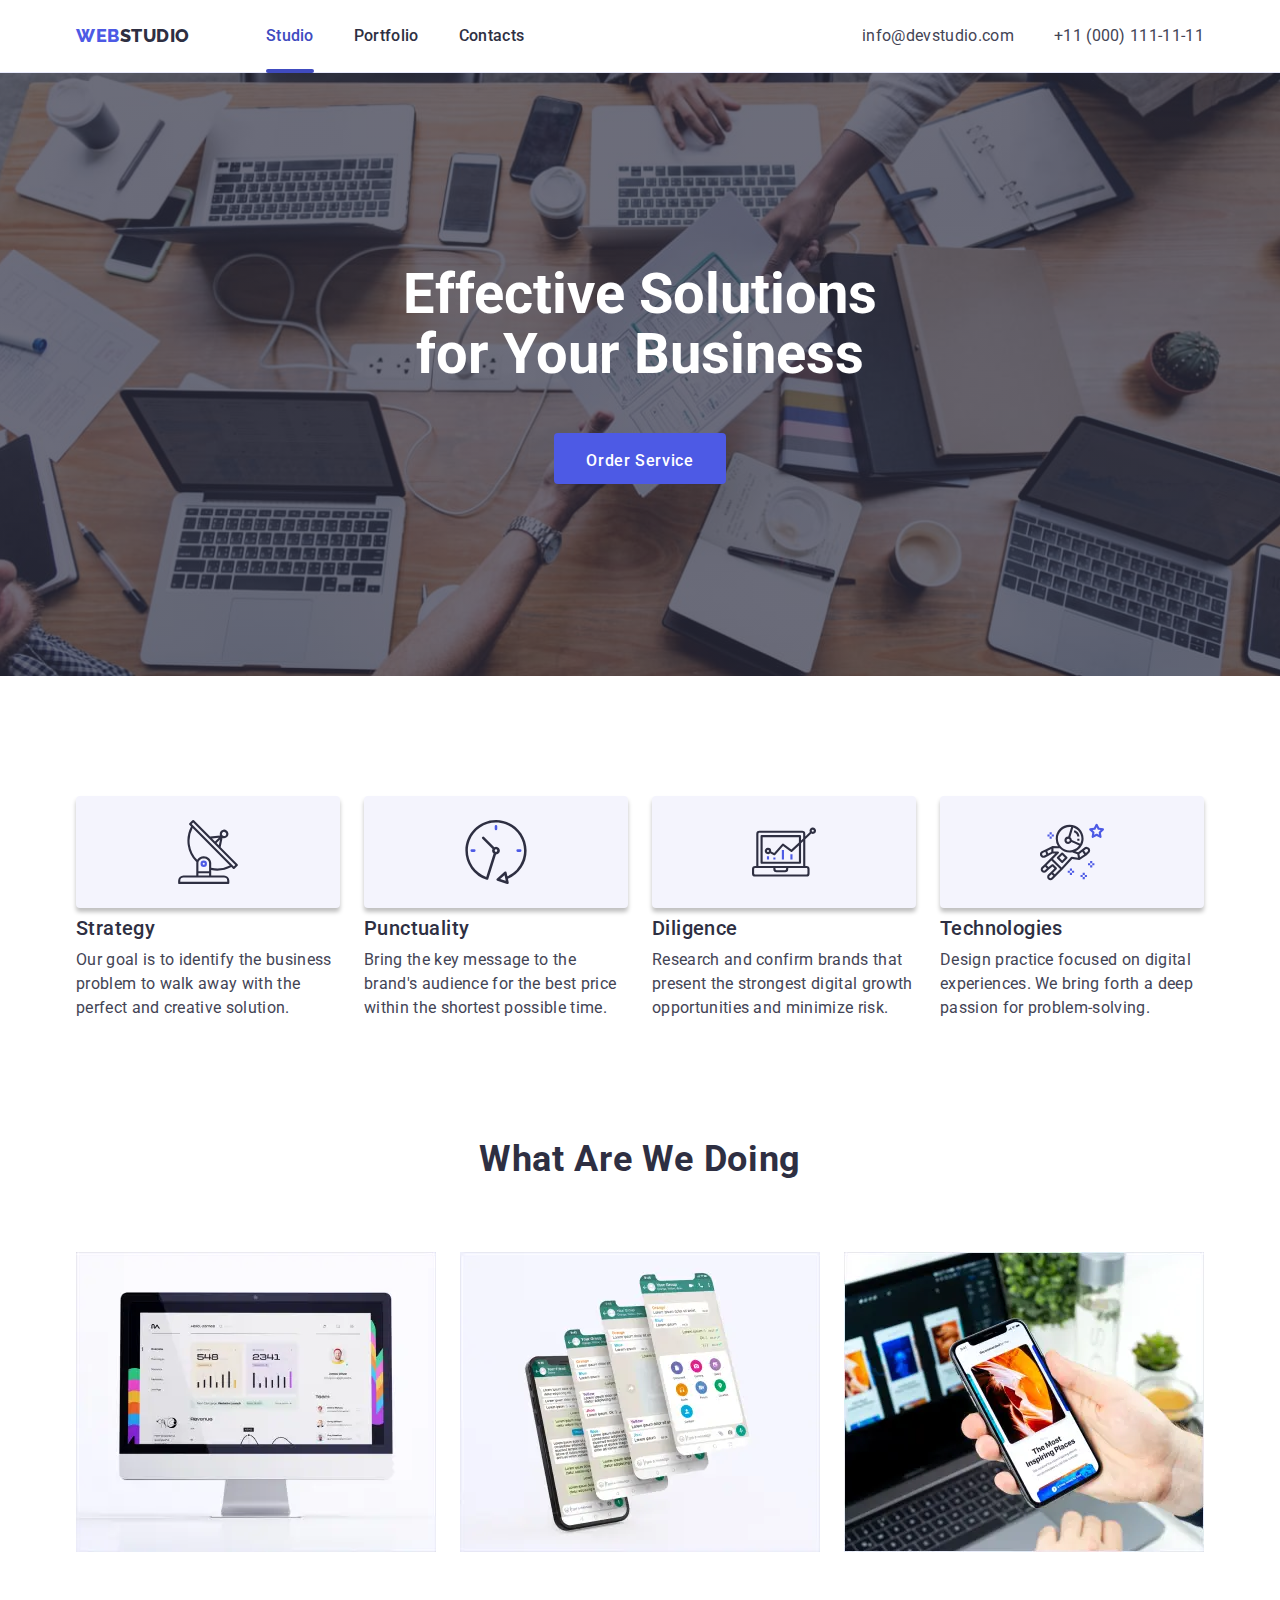
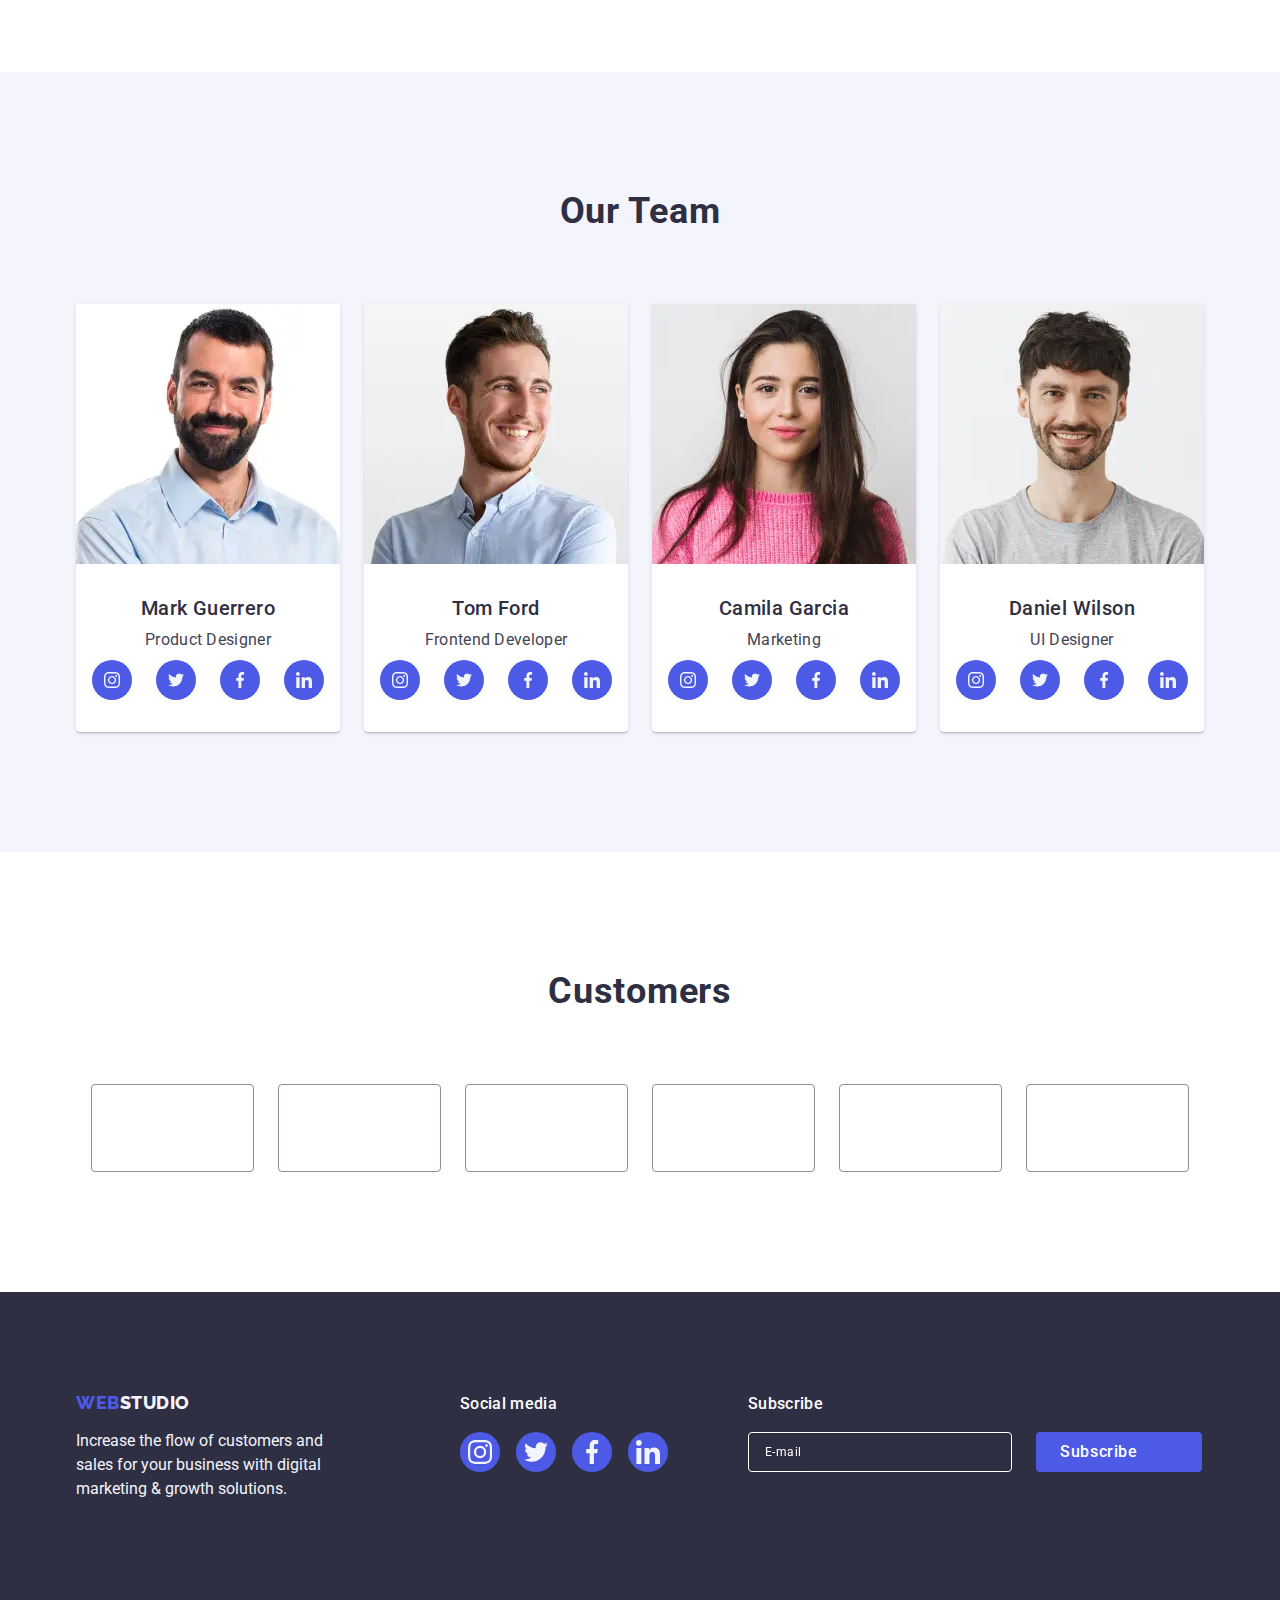
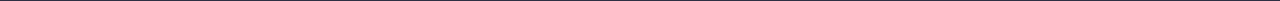
<file: index.html>
<!DOCTYPE html>
<html lang="en">
  <head>
    <meta charset="UTF-8" />
    <meta http-equiv="X-UA-Compatible" content="IE=edge" />
    <meta name="viewport" content="width=device-width, initial-scale=1.0" />
    <title>WebStudio</title>
    <link rel="preconnect" href="https://fonts.googleapis.com" />
    <link rel="preconnect" href="https://fonts.gstatic.com" crossorigin />
    <link
      href="https://fonts.googleapis.com/css2?family=Raleway:wght@800&family=Roboto:wght@400;500&display=swap"
      rel="stylesheet"
    />
    <link
      rel="stylesheet"
      href="https://cdnjs.cloudflare.com/ajax/libs/modern-normalize/1.1.0/modern-normalize.min.css"
    />
    <link rel="stylesheet" href="./css/styles.css" />
  </head>
  <body class="page">
    <header class="page-header">
      <div class="container page-header-container">
        <nav class="page-navigation">
          <a href="./index.html" class="logo link"> Web<span>Studio</span></a>

          <ul class="site-nav list">
            <li class="menu-link">
              <a href="./index.html" class="site-nav-link current-page link"
                >Studio</a
              >
            </li>
            <li class="menu-link">
              <a href="./portfolio.html" class="site-nav-link link"
                >Portfolio</a
              >
            </li>
            <li class="menu-link">
              <a href="" class="site-nav-link link">Contacts</a>
            </li>
          </ul>
        </nav>

        <address class="adress">
          <ul class="auth-nav list">
            <li>
              <a
                href="mailto:info@devstudio.com"
                class="link contact-adress contact-adress-mobile"
                >info@devstudio.com</a
              >
            </li>
            <li>
              <a href="tel:+110001111111" class="link contact-adress"
                >+11 (000) 111-11-11</a
              >
            </li>
          </ul>
        </address>
        <button type="button" class="mobile-menu-open-btn js-open-menu">
          <svg class="mobile-menu-btn-icon" width="32" height="22">
            <use href="./images/icons.svg#icon-mobile-menu"></use>
          </svg>
        </button>
      </div>
      <div class="mobile-menu js-menu-container">
        <div class="container mobile-menu-container">
          <button type="button" class="mobile-menu-close-btn js-close-menu">
            <svg class="mobile-menu-close-icon" width="8" height="8">
              <use href="./images/icons.svg#icon-close"></use>
            </svg>
          </button>
          <div class="mobile-link-menu-container">
            <ul class="site-nav-mobile-menu list">
              <li class="mobile-menu-link current-page">
                <a href="./index.html" class="mobile-nav-link current-page link"
                  >Studio</a
                >
              </li>
              <li class="mobile-menu-link">
                <a href="./portfolio.html" class="mobile-nav-link link"
                  >Portfolio</a
                >
              </li>
              <li class="mobile-menu-link">
                <a href="" class="mobile-nav-link link">Contacts</a>
              </li>
            </ul>
          </div>

          <div class="mobile-adress-menu-container">
            <address class="adress-mobile-menu">
              <ul class="mobile-auth-nav list">
                <li class="mobile-phone-item">
                  <a
                    href="tel:+110001111111"
                    class="link mobile-contact-adress-tel"
                    >+11 (000) 111-11-11</a
                  >
                </li>
                <li class="mobile-mail-item">
                  <a
                    href="mailto:info@devstudio.com"
                    class="link mobile-contact-adress-mail"
                    >info@devstudio.com</a
                  >
                </li>
              </ul>
            </address>
            <ul class="mobile-social-list list">
              <li class="social-list-item">
                <a href="" class="social-list-link social-list-link-footer">
                  <svg class="social-list-icon" width="24" height="24">
                    <use href="./images/icons.svg#icon-instagram"></use>
                  </svg>
                </a>
              </li>
              <li class="social-list-item">
                <a href="" class="social-list-link social-list-link-footer">
                  <svg class="social-list-icon" width="24" height="24">
                    <use href="./images/icons.svg#icon-twitter"></use>
                  </svg>
                </a>
              </li>
              <li class="social-list-item">
                <a href="" class="social-list-link social-list-link-footer">
                  <svg class="social-list-icon" width="24" height="24">
                    <use href="./images/icons.svg#icon-facebook"></use>
                  </svg>
                </a>
              </li>
              <li class="social-list-item">
                <a href="" class="social-list-link social-list-link-footer">
                  <svg class="social-list-icon" width="24" height="24">
                    <use href="./images/icons.svg#icon-linkedin"></use>
                  </svg>
                </a>
              </li>
            </ul>
          </div>
        </div>
      </div>
    </header>
    <main>
      <section class="header">
        <div class="container header-container">
          <h1 class="header-title">Effective Solutions for Your Business</h1>
          <button type="button" class="header-button" data-modal-open>
            Order Service
          </button>
        </div>
      </section>
      <section class="functions">
        <div class="container">
          <h2 class="features visually-hidden">Features</h2>
          <ul class="functions-list list">
            <li class="function-list-item">
              <div class="function-icon">
                <svg
                  class="function-list-icon"
                  aria-label="antenna icon"
                  width="64"
                  height="64"
                >
                  <use href="./images/icons.svg#icon-antenna"></use>
                </svg>
              </div>
              <h3 class="function-name">Strategy</h3>
              <p class="function-discription">
                Our goal is to identify the business problem to walk away with
                the perfect and creative solution.
              </p>
            </li>
            <li class="function-list-item">
              <div class="function-icon">
                <svg
                  class="function-list-icon"
                  aria-label="clock icon"
                  width="64"
                  height="64"
                >
                  <use href="./images/icons.svg#icon-clock"></use>
                </svg>
              </div>
              <h3 class="function-name">Punctuality</h3>
              <p class="function-discription">
                Bring the key message to the brand's audience for the best price
                within the shortest possible time.
              </p>
            </li>
            <li class="function-list-item">
              <div class="function-icon">
                <svg
                  class="function-list-icon"
                  aria-label="diagram icon"
                  width="64"
                  height="64"
                >
                  <use href="./images/icons.svg#icon-diagram"></use>
                </svg>
              </div>
              <h3 class="function-name">Diligence</h3>
              <p class="function-discription">
                Research and confirm brands that present the strongest digital
                growth opportunities and minimize risk.
              </p>
            </li>
            <li class="function-list-item">
              <div class="function-icon">
                <svg
                  class="function-list-icon"
                  aria-label="astronaut icon"
                  width="64"
                  height="64"
                >
                  <use href="./images/icons.svg#icon-astronaut"></use>
                </svg>
              </div>
              <h3 class="function-name">Technologies</h3>
              <p class="function-discription">
                Design practice focused on digital experiences. We bring forth a
                deep passion for problem-solving.
              </p>
            </li>
          </ul>
        </div>
      </section>
      <section class="possibilities-items">
        <div class="container">
          <h2 class="content-name">What are we doing</h2>
          <ul class="possibilities list">
            <li class="possibilities-item">
              <picture>
                <source
                  srcset="
                    ./images/rectangle1.webp    1x,
                    ./images/rectangle1@2x.webp 2x
                  "
                  media="(min-width: 1158px)"
                  type="image/webp"
                />
                <source
                  srcset="
                    ./images/rectangle1.jpg    1x,
                    ./images/rectangle1@2x.jpg 2x
                  "
                  media="(min-width: 1158px)"
                />
                <img
                  class="possibilities-items-img"
                  src="./images/rectangle1.jpg"
                  alt="Computer"
                  width="360"
                  height="300"
                />
              </picture>
            </li>
            <li class="possibilities-item">
              <picture>
                <source
                  srcset="
                    ./images/rectangle2.webp    1x,
                    ./images/rectangle2@2x.webp 2x
                  "
                  media="(min-width: 1158px)"
                  type="image/webp"
                />
                <source
                  srcset="
                    ./images/rectangle2.jpg    1x,
                    ./images/rectangle2@2x.jpg 2x
                  "
                  media="(min-width: 1158px)"
                />

                <img
                  class="possibilities-items-img"
                  src="./images/rectangle2.jpg"
                  alt="Phone chat"
                  width="360"
                  height="300"
                />
              </picture>
            </li>
            <li class="possibilities-item">
              <picture>
                <source
                  srcset="
                    ./images/rectangle3.webp    1x,
                    ./images/rectangle3@2x.webp 2x
                  "
                  media="(min-width: 1158px)"
                  type="image/webp"
                />
                <source
                  srcset="
                    ./images/rectangle3.jpg    1x,
                    ./images/rectangle3@2x.jpg 2x
                  "
                  media="(min-width: 1158px)"
                />
                <img
                  class="possibilities-items-img"
                  src="./images/rectangle3.jpg"
                  alt="Laptop with phone"
                  width="360"
                  height="300"
                />
              </picture>
            </li>
          </ul>
        </div>
      </section>
      <section class="team">
        <div class="container">
          <h2 class="team-name">Our Team</h2>
          <ul class="members-team list">
            <li class="member">
              <picture>
                <source
                  srcset="
                    ./images/team/mark.webp    1x,
                    ./images/team/mark@2x.webp 2x
                  "
                  media="(min-width: 1158px)"
                  type="image/webp"
                />
                <source
                  srcset="
                    ./images/team/mark.jpg    1x,
                    ./images/team/mark@2x.jpg 2x
                  "
                  media="(min-width: 1158px)"
                />
                <img
                  class="member-team-img"
                  src="./images/team/mark.jpg"
                  alt="Mark Guerrero"
                  width="264"
                  height="260"
                />
              </picture>

              <div class="specialist-container">
                <h3 class="specialist-name">Mark Guerrero</h3>
                <p class="job-title">Product Designer</p>

                <ul class="social-list list">
                  <li class="social-list-item">
                    <a href="" class="social-list-link social-list-link-team">
                      <svg class="social-list-icon" width="16" height="16">
                        <use href="./images/icons.svg#icon-instagram"></use>
                      </svg>
                    </a>
                  </li>
                  <li class="social-list-item">
                    <a href="" class="social-list-link social-list-link-team">
                      <svg class="social-list-icon" width="16" height="16">
                        <use href="./images/icons.svg#icon-twitter"></use>
                      </svg>
                    </a>
                  </li>
                  <li class="social-list-item">
                    <a href="" class="social-list-link social-list-link-team">
                      <svg class="social-list-icon" width="16" height="16">
                        <use href="./images/icons.svg#icon-facebook"></use>
                      </svg>
                    </a>
                  </li>
                  <li class="social-list-item">
                    <a href="" class="social-list-link social-list-link-team">
                      <svg class="social-list-icon" width="16" height="16">
                        <use href="./images/icons.svg#icon-linkedin"></use>
                      </svg>
                    </a>
                  </li>
                </ul>
              </div>
            </li>
            <li class="member">
              <picture>
                <source
                  srcset="
                    ./images/team/tom.webp    1x,
                    ./images/team/tom@2x.webp 2x
                  "
                  media="(min-width: 1158px)"
                  type="image/webp"
                />
                <source
                  srcset="./images/team/tom.jpg 1x, ./images/team/tom@2x.jpg 2x"
                  media="(min-width: 1158px)"
                />
                <img
                  class="member-team-img"
                  src="./images/team/tom.jpg"
                  alt="Tom Ford"
                  width="264"
                  height="260"
                />
              </picture>
              <div class="specialist-container">
                <h3 class="specialist-name">Tom Ford</h3>
                <p class="job-title">Frontend Developer</p>
                <ul class="social-list list">
                  <li class="social-list-item">
                    <a href="" class="social-list-link social-list-link-team">
                      <svg class="social-list-icon" width="16" height="16">
                        <use href="./images/icons.svg#icon-instagram"></use>
                      </svg>
                    </a>
                  </li>
                  <li class="social-list-item">
                    <a href="" class="social-list-link social-list-link-team">
                      <svg class="social-list-icon" width="16" height="16">
                        <use href="./images/icons.svg#icon-twitter"></use>
                      </svg>
                    </a>
                  </li>
                  <li class="social-list-item">
                    <a href="" class="social-list-link social-list-link-team">
                      <svg class="social-list-icon" width="16" height="16">
                        <use href="./images/icons.svg#icon-facebook"></use>
                      </svg>
                    </a>
                  </li>
                  <li class="social-list-item">
                    <a href="" class="social-list-link social-list-link-team">
                      <svg class="social-list-icon" width="16" height="16">
                        <use href="./images/icons.svg#icon-linkedin"></use>
                      </svg>
                    </a>
                  </li>
                </ul>
              </div>
            </li>
            <li class="member">
              <picture>
                <source
                  srcset="
                    ./images/team/camila.webp    1x,
                    ./images/team/camila@2x.webp 2x
                  "
                  media="(min-width: 1158px)"
                  type="image/webp"
                />
                <source
                  srcset="
                    ./images/team/camila.jpg    1x,
                    ./images/team/camila@2x.jpg 2x
                  "
                  media="(min-width: 1158px)"
                />
                <img
                  class="member-team-img"
                  src="./images/team/camila.jpg"
                  alt="Camila Garcia"
                  width="264"
                  height="260"
                />
              </picture>

              <div class="specialist-container">
                <h3 class="specialist-name">Camila Garcia</h3>
                <p class="job-title">Marketing</p>
                <ul class="social-list list">
                  <li class="social-list-item">
                    <a href="" class="social-list-link social-list-link-team">
                      <svg class="social-list-icon" width="16" height="16">
                        <use href="./images/icons.svg#icon-instagram"></use>
                      </svg>
                    </a>
                  </li>
                  <li class="social-list-item">
                    <a href="" class="social-list-link social-list-link-team">
                      <svg class="social-list-icon" width="16" height="16">
                        <use href="./images/icons.svg#icon-twitter"></use>
                      </svg>
                    </a>
                  </li>
                  <li class="social-list-item">
                    <a href="" class="social-list-link social-list-link-team">
                      <svg class="social-list-icon" width="16" height="16">
                        <use href="./images/icons.svg#icon-facebook"></use>
                      </svg>
                    </a>
                  </li>
                  <li class="social-list-item">
                    <a href="" class="social-list-link social-list-link-team">
                      <svg class="social-list-icon" width="16" height="16">
                        <use href="./images/icons.svg#icon-linkedin"></use>
                      </svg>
                    </a>
                  </li>
                </ul>
              </div>
            </li>
            <li class="member">
              <picture>
                <source
                  srcset="
                    ./images/team/daniel.webp    1x,
                    ./images/team/daniel@2x.webp 2x
                  "
                  media="(min-width: 1158px)"
                  type="image/webp"
                />
                <source
                  srcset="
                    ./images/team/daniel.jpg    1x,
                    ./images/team/daniel@2x.jpg 2x
                  "
                  media="(min-width: 1158px)"
                />
                <img
                  class="member-team-img"
                  src="./images/team/daniel.jpg"
                  alt="Daniel Wilson"
                  width="264"
                  height="260"
                />
              </picture>

              <div class="specialist-container">
                <h3 class="specialist-name">Daniel Wilson</h3>
                <p class="job-title">UI Designer</p>
                <ul class="social-list list">
                  <li class="social-list-item">
                    <a href="" class="social-list-link social-list-link-team">
                      <svg class="social-list-icon" width="16" height="16">
                        <use href="./images/icons.svg#icon-instagram"></use>
                      </svg>
                    </a>
                  </li>
                  <li class="social-list-item">
                    <a href="" class="social-list-link social-list-link-team">
                      <svg class="social-list-icon" width="16" height="16">
                        <use href="./images/icons.svg#icon-twitter"></use>
                      </svg>
                    </a>
                  </li>
                  <li class="social-list-item">
                    <a href="" class="social-list-link social-list-link-team">
                      <svg class="social-list-icon" width="16" height="16">
                        <use href="./images/icons.svg#icon-facebook"></use>
                      </svg>
                    </a>
                  </li>
                  <li class="social-list-item">
                    <a href="" class="social-list-link social-list-link-team">
                      <svg class="social-list-icon" width="16" height="16">
                        <use href="./images/icons.svg#icon-linkedin"></use>
                      </svg>
                    </a>
                  </li>
                </ul>
              </div>
            </li>
          </ul>
        </div>
      </section>
      <section class="customers-section">
        <div class="container customers-container">
          <h2 class="customers-title">Customers</h2>
          <ul class="customers-list">
            <li class="customer">
              <a href="" class="customers-list-link">
                <svg class="customers-list-icon" width="104" height="56">
                  <use href="./images/icons.svg#icon-Logo"></use>
                </svg>
              </a>
            </li>
            <li class="customer">
              <a href="" class="customers-list-link">
                <svg class="customers-list-icon" width="104" height="56">
                  <use href="./images/icons.svg#icon-Logo-1"></use>
                </svg>
              </a>
            </li>
            <li class="customer">
              <a href="" class="customers-list-link">
                <svg class="customers-list-icon" width="104" height="56">
                  <use href="./images/icons.svg#icon-Logo-2"></use>
                </svg>
              </a>
            </li>
            <li class="customer">
              <a href="" class="customers-list-link">
                <svg class="customers-list-icon" width="104" height="56">
                  <use href="./images/icons.svg#icon-Logo-3"></use>
                </svg>
              </a>
            </li>
            <li class="customer">
              <a href="" class="customers-list-link">
                <svg class="customers-list-icon" width="104" height="56">
                  <use href="./images/icons.svg#icon-Logo-4"></use>
                </svg>
              </a>
            </li>
            <li class="customer">
              <a href="" class="customers-list-link">
                <svg class="customers-list-icon" width="104" height="56">
                  <use href="./images/icons.svg#icon-Logo-5"></use>
                </svg>
              </a>
            </li>
          </ul>
        </div>
      </section>
    </main>
    <footer class="basement">
      <div class="container footer-container">
        <div class="footer-content footer-text-container">
          <a class="basement-logo link" href="./index.html">
            Web<span class="devision">Studio</span>
          </a>
          <p class="basement-text">
            Increase the flow of customers and sales for your business with
            digital marketing & growth solutions.
          </p>
        </div>
        <div class="footer-social-list social-footer-container">
          <p class="footer-social-text">Social media</p>
          <ul class="footer-list list">
            <li class="social-list-item">
              <a href="" class="social-list-link social-list-link-footer">
                <svg class="social-list-icon" width="24" height="24">
                  <use href="./images/icons.svg#icon-instagram"></use>
                </svg>
              </a>
            </li>
            <li class="social-list-item">
              <a href="" class="social-list-link social-list-link-footer">
                <svg class="social-list-icon" width="24" height="24">
                  <use href="./images/icons.svg#icon-twitter"></use>
                </svg>
              </a>
            </li>
            <li class="social-list-item">
              <a href="" class="social-list-link social-list-link-footer">
                <svg class="social-list-icon" width="24" height="24">
                  <use href="./images/icons.svg#icon-facebook"></use>
                </svg>
              </a>
            </li>
            <li class="social-list-item">
              <a href="" class="social-list-link social-list-link-footer">
                <svg class="social-list-icon" width="24" height="24">
                  <use href="./images/icons.svg#icon-linkedin"></use>
                </svg>
              </a>
            </li>
          </ul>
        </div>
        <div class="styles-item-footer-navigation">
          <p class="footer-elements-sybscribe">Subscribe</p>
          <form class="modal-form-footer">
            <label class="modal-form-footer-field">
              <input
                type="email"
                name="user-mail"
                class="modal-form-input-footer"
                placeholder="E-mail"
              />
            </label>
            <button type="submit" class="modal-form-footer-submit">
              Subscribe
              <svg class="modal-form-input-icon-footer" width="24" height="24">
                <use href="./images/icons.svg#icon-send"></use>
              </svg>
            </button>
          </form>
        </div>
      </div>
    </footer>
    <div class="backdrop is-hidden" data-modal>
      <div class="modal-window">
        <button type="button" class="modal-close-btn" data-modal-close>
          <svg class="modal-close-icon" width="8" height="8">
            <use href="./images/icons.svg#icon-close"></use>
          </svg>
        </button>
        <p class="modal-text">Leave your contacts and we will call you back</p>
        <form class="modal-form">
          <div class="modal-form-input-wrapper">
            <label for="user-name" class="modal-form-field">
              <span class="modal-form-discription">Name</span></label
            >
            <div class="modal-form-input-position">
              <input
                type="text"
                name="user-name"
                class="modal-form-input"
                id="user-name"
                required
                pattern="^[a-zA-Zа-яА-Я]+"
                minlength="2"
              />
              <svg class="modal-form-input-icon" width="18" height="24">
                <use href="./images/icons.svg#icon-person"></use>
              </svg>
            </div>
          </div>
          <div class="modal-form-input-wrapper">
            <label for="user_phone" class="modal-form-field">
              <span class="modal-form-discription">Phone</span></label
            >
            <div class="modal-form-input-position">
              <input
                type="tel"
                name="user_phone"
                class="modal-form-input"
                id="user_phone"
                required
                pattern="[0-9]{3}-[0-9]{3}-[0-9]{2}-[0-9]{2}"
                title="xxx-xxx-xx-xx"
              />
              <svg class="modal-form-input-icon" width="18" height="24">
                <use href="./images/icons.svg#icon-phone"></use>
              </svg>
            </div>
          </div>
          <div class="modal-form-input-wrapper">
            <label for="user_email" class="modal-form-field">
              <span class="modal-form-discription">Email</span></label
            >
            <div class="modal-form-input-position">
              <input
                type="email"
                name="user_email"
                class="modal-form-input"
                id="user_email"
                required
                title="example@gmail.com"
              />
              <svg class="modal-form-input-icon" width="18" height="24">
                <use href="./images/icons.svg#icon-email"></use>
              </svg>
            </div>
          </div>
          <div class="text-form-modal-comment">
            <label for="user-comment" class="modal-form-field">
              <span class="modal-form-discription">Comment</span></label
            >
            <textarea
              name="user-comment"
              id="user-comment"
              class="modal-form-message"
              placeholder="Text input"
            ></textarea>
          </div>
          <div class="modal-form-check-desk-type">
            <input
              id="user-privacy"
              type="checkbox"
              name="user-privacy"
              value="true"
              required
              class="modal-form-check visually-hidden"
            />
            <label for="user-privacy" class="modal-form-check-desc">
              <span class="contact-form-checkmark">
                <svg class="contact-form-checkbox" width="10" height="8">
                  <use
                    class="contact-form-checkmark-icon"
                    href="./images/icons.svg#icon-check"
                  ></use>
                </svg>
              </span>
              I accept the terms and conditions of the
              <a href="" class="privacy-policy-link">Privacy Policy</a>
            </label>
          </div>

          <button type="submit" class="model-form-submit-btn">Send</button>
        </form>
      </div>
    </div>
    <script src="./js/mobile-menu.js"></script>
    <script src="./js/modal.js"></script>
  </body>
</html>
</file>
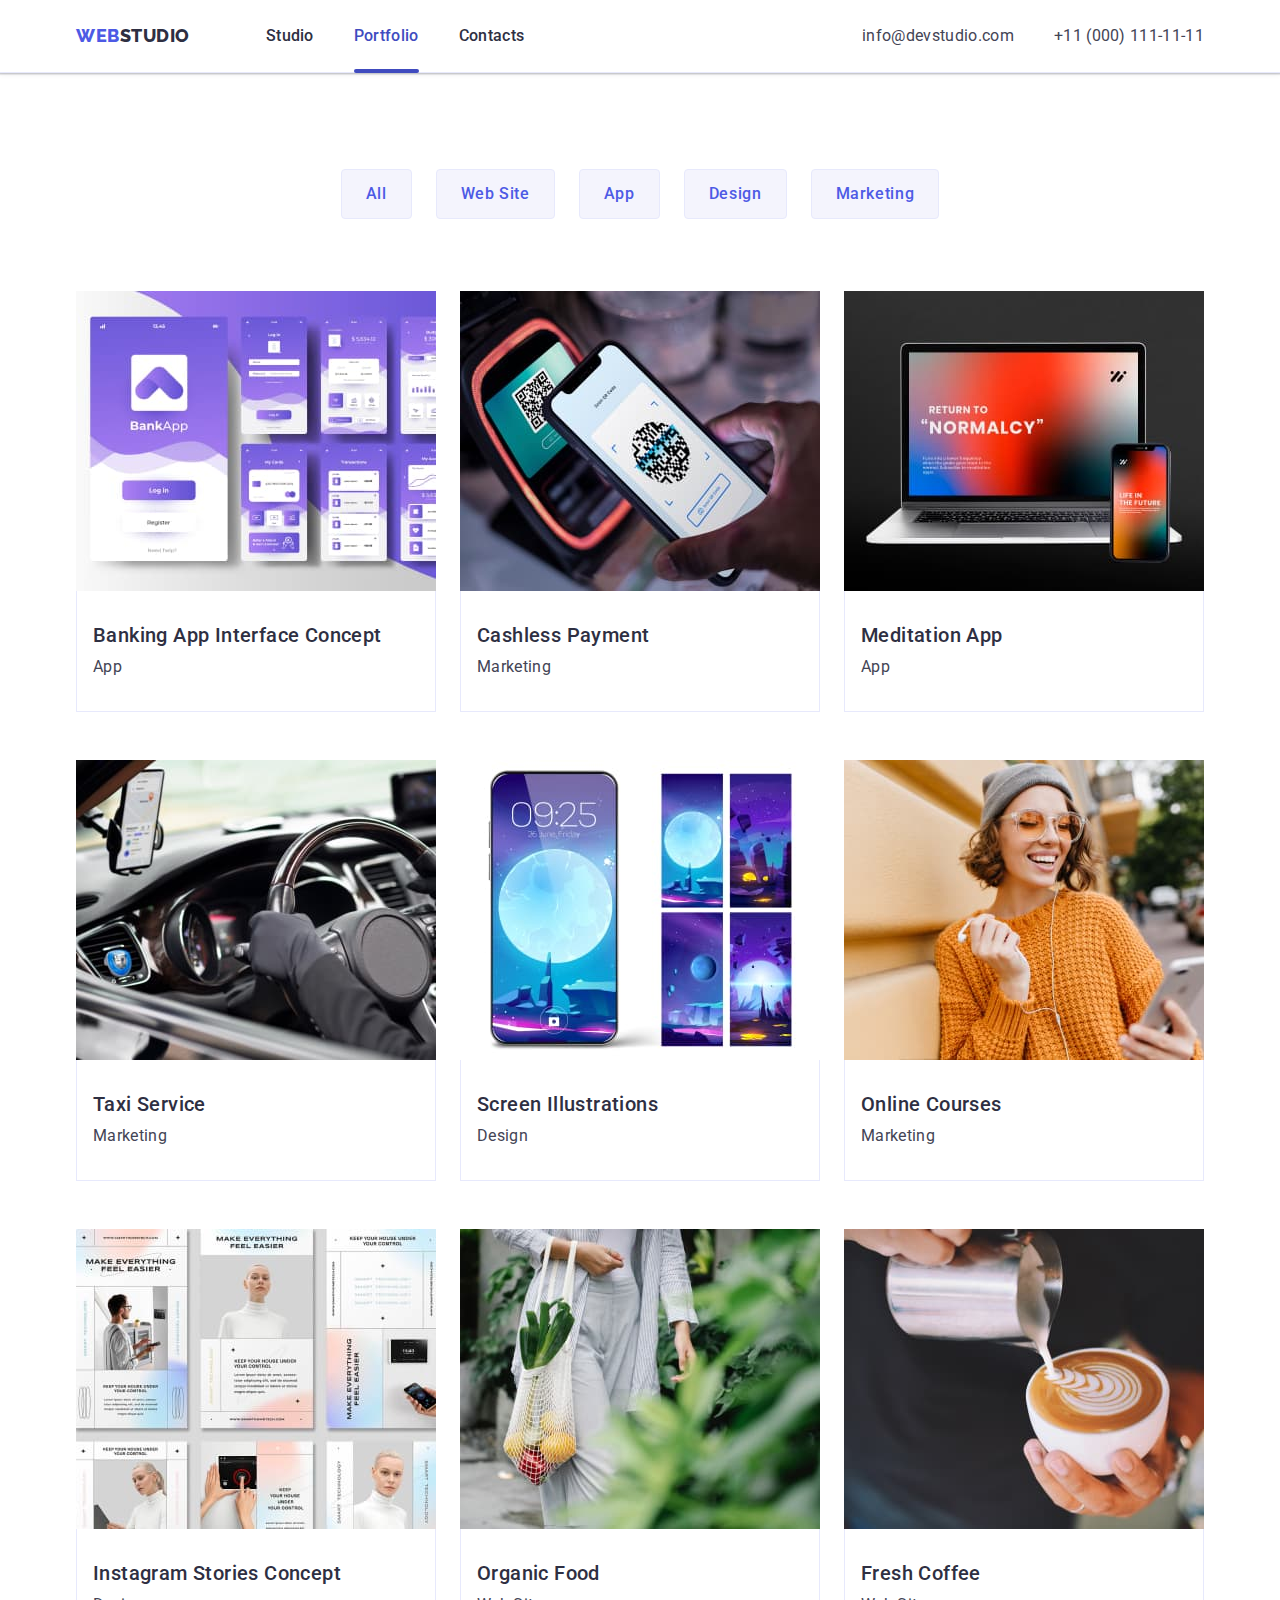
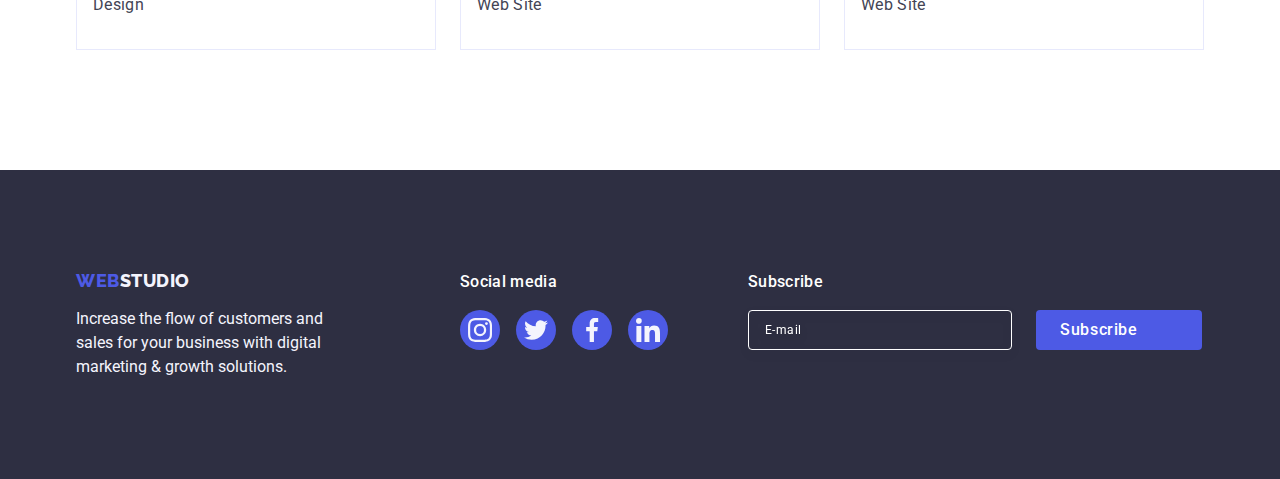
<file: portfolio.html>
<!DOCTYPE html>
<html lang="en">
  <head>
    <meta charset="UTF-8" />
    <meta http-equiv="X-UA-Compatible" content="IE=edge" />
    <meta name="viewport" content="width=device-width, initial-scale=1.0" />
    <title>Portfolio</title>
    <link rel="preconnect" href="https://fonts.googleapis.com" />
    <link rel="preconnect" href="https://fonts.gstatic.com" crossorigin />
    <link
      href="https://fonts.googleapis.com/css2?family=Raleway:wght@800&family=Roboto:wght@400;500&display=swap"
      rel="stylesheet"
    />
    <link
      rel="stylesheet"
      href="https://cdnjs.cloudflare.com/ajax/libs/modern-normalize/1.1.0/modern-normalize.min.css"
    />
    <link rel="stylesheet" href="./css/styles.css" />
  </head>
  <body class="page">
    <header class="page-header">
      <div class="container page-header-container">
        <nav class="page-navigation">
          <a href="./index.html" class="logo link"> Web<span>Studio</span></a>

          <ul class="site-nav list">
            <li class="menu-link">
              <a href="./index.html" class="site-nav-link link">Studio</a>
            </li>
            <li class="menu-link">
              <a href="./portfolio.html" class="current-page site-nav-link link"
                >Portfolio</a
              >
            </li>
            <li class="menu-link">
              <a href="" class="site-nav-link link">Contacts</a>
            </li>
          </ul>
        </nav>

        <address class="adress">
          <ul class="auth-nav list">
            <li>
              <a href="mailto:info@devstudio.com" class="link contact-adress"
                >info@devstudio.com</a
              >
            </li>
            <li>
              <a href="tel:+110001111111" class="link contact-adress"
                >+11 (000) 111-11-11</a
              >
            </li>
          </ul>
        </address>
      </div>
    </header>
    <main>
      <section class="portfolio">
        <div class="container">
          <h1 class="title-but" hidden>Control Buttons</h1>
          <ul class="buttons list">
            <li>
              <button class="button" type="button">All</button>
            </li>
            <li>
              <button class="button" type="button">Web Site</button>
            </li>
            <li>
              <button class="button" type="button">App</button>
            </li>
            <li>
              <button class="button" type="button">Design</button>
            </li>
            <li>
              <button class="button" type="button">Marketing</button>
            </li>
          </ul>

          <ul class="features list">
            <li class="features-item-container">
              <a href="" class="feature link">
                <div class="features-item-img-overlay">
                  <img
                    class="link"
                    src="./images/portfolio/banking-app.jpg"
                    alt="Banking App"
                    width="360"
                    height="300"
                  />
                  <p class="overlay">
                    14 Stylish and User-Friendly App Design Concepts · Task
                    Manager App · Calorie Tracker App · Exotic Fruit Ecommerce
                    App · Cloud Storage App
                  </p>
                </div>
                <div class="name-chapter-container">
                  <h2 class="features-name">Banking App Interface Concept</h2>
                  <p class="features-chapter">App</p>
                </div>
              </a>
            </li>
            <li class="features-item-container">
              <a href="" class="feature link">
                <div class="features-item-img-overlay">
                  <img
                    class="link"
                    src="./images/portfolio/cashless-payment.jpg"
                    alt="Cashless Payment"
                    width="360"
                    height="300"
                  />
                  <p class="overlay">
                    14 Stylish and User-Friendly App Design Concepts · Task
                    Manager App · Calorie Tracker App · Exotic Fruit Ecommerce
                    App · Cloud Storage App
                  </p>
                </div>
                <div class="name-chapter-container">
                  <h2 class="features-name">Cashless Payment</h2>
                  <p class="features-chapter">Marketing</p>
                </div>
              </a>
            </li>
            <li class="features-item-container">
              <a href="" class="feature link">
                <div class="features-item-img-overlay">
                  <img
                    class="link"
                    src="./images/portfolio/meditation-app.jpg"
                    alt="Meditation App"
                    width="360"
                    height="300"
                  />
                  <p class="overlay">
                    14 Stylish and User-Friendly App Design Concepts · Task
                    Manager App · Calorie Tracker App · Exotic Fruit Ecommerce
                    App · Cloud Storage App
                  </p>
                </div>
                <div class="name-chapter-container">
                  <h2 class="features-name">Meditation App</h2>
                  <p class="features-chapter">App</p>
                </div>
              </a>
            </li>
            <li class="features-item-container">
              <a href="" class="feature link">
                <div class="features-item-img-overlay">
                  <img
                    class="link"
                    src="./images/portfolio/taxi-service.jpg"
                    alt="Taxi Service"
                    width="360"
                    height="300"
                  />
                  <p class="overlay">
                    14 Stylish and User-Friendly App Design Concepts · Task
                    Manager App · Calorie Tracker App · Exotic Fruit Ecommerce
                    App · Cloud Storage App
                  </p>
                </div>
                <div class="name-chapter-container">
                  <h2 class="features-name">Taxi Service</h2>
                  <p class="features-chapter">Marketing</p>
                </div>
              </a>
            </li>
            <li class="features-item-container">
              <a href="" class="feature link">
                <div class="features-item-img-overlay">
                  <img
                    class="link"
                    src="./images/portfolio/screen-iIllustrations.jpg"
                    alt="Screen Illustrations"
                    width="360"
                    height="300"
                  />
                  <p class="overlay">
                    14 Stylish and User-Friendly App Design Concepts · Task
                    Manager App · Calorie Tracker App · Exotic Fruit Ecommerce
                    App · Cloud Storage App
                  </p>
                </div>
                <div class="name-chapter-container">
                  <h2 class="features-name">Screen Illustrations</h2>
                  <p class="features-chapter">Design</p>
                </div>
              </a>
            </li>
            <li class="features-item-container">
              <a href="" class="feature link">
                <div class="features-item-img-overlay">
                  <img
                    class="link"
                    src="./images/portfolio/online-courses.jpg"
                    alt="Online Courses"
                    width="360"
                    height="300"
                  />
                  <p class="overlay">
                    14 Stylish and User-Friendly App Design Concepts · Task
                    Manager App · Calorie Tracker App · Exotic Fruit Ecommerce
                    App · Cloud Storage App
                  </p>
                </div>
                <div class="name-chapter-container">
                  <h2 class="features-name">Online Courses</h2>
                  <p class="features-chapter">Marketing</p>
                </div>
              </a>
            </li>
            <li class="features-item-container">
              <a href="" class="feature link">
                <div class="features-item-img-overlay">
                  <img
                    class="link"
                    src="./images/portfolio/instagram-storiesconcept.jpg"
                    alt="Instagram Stories Concept"
                    width="360"
                    height="300"
                  />
                  <p class="overlay">
                    14 Stylish and User-Friendly App Design Concepts · Task
                    Manager App · Calorie Tracker App · Exotic Fruit Ecommerce
                    App · Cloud Storage App
                  </p>
                </div>
                <div class="name-chapter-container">
                  <h2 class="features-name">Instagram Stories Concept</h2>
                  <p class="features-chapter">Design</p>
                </div>
              </a>
            </li>
            <li class="features-item-container">
              <a href="" class="feature link">
                <div class="features-item-img-overlay">
                  <img
                    class="link"
                    src="./images/portfolio/organic-food.jpg"
                    alt="Organic Food"
                    width="360"
                    height="300"
                  />
                  <p class="overlay">
                    14 Stylish and User-Friendly App Design Concepts · Task
                    Manager App · Calorie Tracker App · Exotic Fruit Ecommerce
                    App · Cloud Storage App
                  </p>
                </div>
                <div class="name-chapter-container">
                  <h2 class="features-name">Organic Food</h2>
                  <p class="features-chapter">Web Site</p>
                </div>
              </a>
            </li>
            <li class="features-item-container">
              <a href="" class="feature link">
                <div class="features-item-img-overlay">
                  <img
                    class="link"
                    src="./images/portfolio/fresh-coffee.jpg"
                    alt="Fresh Coffee"
                    width="360"
                    height="300"
                  />
                  <p class="overlay">
                    14 Stylish and User-Friendly App Design Concepts · Task
                    Manager App · Calorie Tracker App · Exotic Fruit Ecommerce
                    App · Cloud Storage App
                  </p>
                </div>
                <div class="name-chapter-container">
                  <h2 class="features-name">Fresh Coffee</h2>
                  <p class="features-chapter">Web Site</p>
                </div>
              </a>
            </li>
          </ul>
        </div>
      </section>
    </main>
    <footer class="basement">
      <div class="container footer-container">
        <div class="footer-text-container">
          <a class="basement-logo link" href="./index.html">
            Web<span class="devision">Studio</span>
          </a>
          <p class="basement-text">
            Increase the flow of customers and sales for your business with
            digital marketing & growth solutions.
          </p>
        </div>
        <div class="footer-social-list social-footer-container">
          <p class="footer-social-text">Social media</p>
          <ul class="footer-list list">
            <li class="social-list-item">
              <a href="" class="social-list-link social-list-link-footer">
                <svg class="social-list-icon" width="24" height="24">
                  <use href="./images/icons.svg#icon-instagram"></use>
                </svg>
              </a>
            </li>
            <li class="social-list-item">
              <a href="" class="social-list-link social-list-link-footer">
                <svg class="social-list-icon" width="24" height="24">
                  <use href="./images/icons.svg#icon-twitter"></use>
                </svg>
              </a>
            </li>
            <li class="social-list-item">
              <a href="" class="social-list-link social-list-link-footer">
                <svg class="social-list-icon" width="24" height="24">
                  <use href="./images/icons.svg#icon-facebook"></use>
                </svg>
              </a>
            </li>
            <li class="social-list-item">
              <a href="" class="social-list-link social-list-link-footer">
                <svg class="social-list-icon" width="24" height="24">
                  <use href="./images/icons.svg#icon-linkedin"></use>
                </svg>
              </a>
            </li>
          </ul>
        </div>
        <div class="styles-item-footer-navigation">
          <p class="footer-elements-sybscribe">Subscribe</p>
          <form class="modal-form-footer">
            <label class="modal-form-footer-field">
              <input
                type="email"
                name="user-mail"
                class="modal-form-input-footer"
                placeholder="E-mail"
              />
            </label>
            <button type="submit" class="modal-form-footer-submit">
              Subscribe
              <svg class="modal-form-input-icon-footer" width="24" height="24">
                <use href="./images/icons.svg#icon-send"></use>
              </svg>
            </button>
          </form>
        </div>
      </div>
    </footer>
  </body>
</html>
</file>
<file: css/styles.css>
:root{

    --primary-text-color:#2E2F42;
    --accent-color:#4D5AE5;
    --page-background-color:#FFFFFF;
    --additional-text-color:#434455;
    --footer-text-color:#F4F4FD;

}

.link{
    text-decoration: none;
}

ul{
    list-style: none;
}

h1,h2,h3,h4,h5,p{
    margin-top: 0;
    margin-bottom: 0;
}

ul,ol{
    margin-top: 0;
    margin-bottom: 0;
    padding-left: 0;
}

img{
    display: block;
}

.container{
    width: 100%;
    padding-left: 15px;
    padding-right: 15px;
    
}



@media screen and (min-width: 480px) {
  .container{
    width: 426px;
    margin-left: auto;
    margin-right: auto;
    
  }  
 
}

@media screen and (min-width: 768px) {
    .container {
        width: 766px;
    }
}

@media screen and (min-width: 1200px) {
    .container {
        width: 1158px;
    }
}

body{
    background-color:#FFFFFF;
    color: #434455;
    font-family: Roboto, sans-serif;
}


.logo{
    color:var(--accent-color);

    font-family: Raleway, sans-serif;
    font-weight: 800;
    font-size: 18px;
    line-height: 1.17;
    letter-spacing: 0.03em;
    text-transform: uppercase;
    
}


.logo span{
    color:#2e2f42;
}

.logo:hover,
.logo:focus{
color:#4D5AE5;
}

/*===========HEADER/NAVIGATION==========*/

.site-nav{
    display: flex;
    gap: 40px;
}
.page-navigation {
    display: flex;
    align-items: center;
}

.page-header {
    display: flex;
    align-items: center;
    border-bottom: 1px solid #e7e9fc;
    box-shadow: 0px 1px 6px 0px rgba(46, 47, 66, 0.08), 0px 1px 1px 0px rgba(46, 47, 66, 0.16), 0px 2px 1px 0px rgba(46, 47, 66, 0.08);
}
.adress{margin-left: auto;}

.page-header-container {
    display: flex;
    align-items: center;

}
.contact-adress:hover,
.contact-adress:focus {
    color: #404bbf;
}

/*===========/HEADER/NAVIGATION==========*/

/*===========HEADER/MAIN==========*/

.header {
    margin-left: auto;
    margin-right: auto;
    background-color: #2E2F42;
    background-size: cover;
    background-repeat: no-repeat;
    background-position: center;

}

.header-title {
    color: #FFFFFF;
    text-align: center;
    margin-left: auto;
    margin-right: auto;

}

.header-button {
    background-color: #4D5AE5;
    color: #FFFFFF;

    font-family: inherit;
    font-weight: 500;
    font-size: 16px;
    line-height: 1.5;
    letter-spacing: 0.04em;
    text-align: center;
    cursor: pointer;

    height: 51px;
    min-width: 170px;
    padding: 16px 32px;
    border-radius: 4px;
    display: block;
    margin: 0 auto;

    border: none;

    transition: background-color 250ms cubic-bezier(0.4, 0, 0.2, 1);
}

.header-button:hover,
.header-button:focus {
    background-color: #404BBF;
}


/*===========HEADER/MAIN==========*/

/*===========FEATURES/MAIN==========*/

.functions-list {
    display: flex;
    
}

.functions {
    padding: 96px 0;
}


.function-name {
    color: #2e2f42;
    margin-bottom: 8px;
    font-weight: 600;
    font-size: 36px;
    line-height: 1.11;
    letter-spacing: 0.02em;
}

.function-discription{
    color: #434455;
    font-weight: 500;
    font-size: 16px;
    line-height: 1.5;
    letter-spacing: 0.02em;
    text-align: left;
}
/*===========/FEATURES/MAIN==========*/

/*===========TEAM/MAIN==========*/

.team {
    background-color: #F4F4FD;
    padding: 96px 0;
}

.team-name {
    color: #2E2F42;

    font-weight: 700;
    font-size: 36px;
    line-height: 1.11;
    letter-spacing: 0.02em;
    text-align: center;
    text-transform: capitalize;
    margin-bottom: 72px;
}


.social-list {
    display: flex;
    gap: 24px;
    text-align: center;
    justify-content: center;
}

.member {
    width: 264px;
    min-height: 380px;
    margin-left: auto;
    margin-right: auto;
    background-color: #FFFFFF;
    border-radius: 0px 0px 4px 4px;
    box-shadow: 0px 2px 1px 0px rgba(46, 47, 66, 0.08), 0px 1px 1px 0px rgba(46, 47, 66, 0.16), 0px 1px 6px 0px rgba(46, 47, 66, 0.08);
}

.specialist-name {
    color: #2E2F42;
    font-weight: 500;
    font-size: 20px;
    line-height: 1.2;
    letter-spacing: 0.02em;
    text-align: center;
    margin-bottom: 8px;
}


.specialist-container {
    padding-top: 32px;
    padding-bottom: 32px;
}

.job-title {
    font-size: 16px;
    line-height: 1.5;
    letter-spacing: 0.02em;
    text-align: center;
    margin-bottom: 8px;
}


.social-list-icon {
    fill: #f4f4fd;
}

.social-list-link {
    display: flex;
    justify-content: center;
    align-items: center;
    width: 40px;
    height: 40px;
    background-color: rgba(77, 90, 229, 1);
    border-radius: 50%;

    transition: background-color 250ms cubic-bezier(0.4, 0, 0.2, 1);
}

.social-list-link-footer:focus,
.social-list-link-footer:hover {
    background-color: #31d0aa;
}

.social-list-link-team:focus,
.social-list-link-team:hover {
    background-color: #404bbf;
}
/*===========/TEAM/MAIN==========*/

/*===========CUSTOMERS/MAIN==========*/

.customers-title {
    color: #2E2F42;

    font-weight: 700;
    font-size: 36px;
    line-height: 1.1;
    letter-spacing: 0.02em;
    text-align: center;
    text-transform: capitalize;
    margin-bottom: 72px;
}

.customers-section {
    padding-top: 96px;
    padding-bottom: 96px;
}

.customers-list {
    display: flex;
    justify-content: center;
    flex-wrap: wrap;
    row-gap: 72px;
    column-gap: 16px;
}

.customer {
    width: calc((100% - 24px) / 2);
    height: 88px;
}

.customers-list-link {
    width: 100%;
    height: 100%;
    display: flex;
    align-items: center;
    justify-content: center;
    border: 1px solid #8E8F99;
    border-radius: 4px;
    color: #8e8f99;

    transition: border-color 250ms cubic-bezier(0.4, 0, 0.2, 1),
        color 250ms cubic-bezier(0.4, 0, 0.2, 1);
}

.customers-list-link:hover,
.customers-list-link:focus {
    border: 1px solid #404bbf;
    color: #404bbf;
}

.customers-list-link:hover .customers-list-icon,
.customers-list-link:focus .customers-list-icon {
    fill: #404bbf;
}

.customers-list-icon {
    fill: currentColor;
}

/*===========/CUSTOMERS/MAIN==========*/

/*===========FOOTER==========*/
.basement {
    background-color: #2E2F42;
    padding-top: 96px;
    padding-bottom: 96px;
}

.basement-text {
    color: #F4F4FD;
    font-size: 16px;
    line-height: 1.5;
    display: block;
    width: 264px;

    max-width: 268px;
    margin-left: auto;
    margin-right: auto;
    text-align: start;
       
}
.basement-logo {
    color:#4D5AE5 ;

    font-family: Raleway, sans-serif;
    font-weight: 800;
    font-size: 18px;
    line-height: 1.17;
    letter-spacing: 0.03em;
    text-transform: uppercase;
    display: inline-block;
    margin-bottom: 16px;
}

.basement-logo span {
    color: #F4F4FD;

    font-family: Raleway, sans-serif;
    font-weight: 800;
    font-size: 18px;
    line-height: 1.17;
}

.footer-container {
    display: flex;
    flex-wrap: wrap;
    row-gap: 72px;
    column-gap: 24px;
    justify-content: center;
}
.footer-social-text {
    font-style: 500;
    color: #FFFFFF;
    font-size: 16px;
    line-height: 1.5;
    letter-spacing: 0.02em;
    margin-bottom: 16px;
    font-weight: 500;
}
.footer-list {
    display: flex;
    gap: 16px;
}
.footer-content {
    text-align: center;
    
}

/*===========Subscribe==========*/
.footer-elements-sybscribe {
    font-weight: 500;
    font-size: 16px;
    line-height: 1.5;
    letter-spacing: 0.02em;
    color: #FFFFFF;
    margin-bottom: 16px;
}

.modal-form-footer {
    display: flex;
    
}



.styles-item-footer-navigation {
    width: 100%;
}



.modal-form-input-footer {
    height: 40px;
    font-weight: 400;
    font-size: 12px;
    line-height: 1.5;
    display: flex;
    align-items: center;
    letter-spacing: 0.04em;
    color: #FFFFFF;
    box-sizing: border-box;
    border: 1px solid #FFFFFF;
    filter: drop-shadow(0px 4px 4px rgba(0, 0, 0, 0.15));
    border-radius: 4px;
    background-color: transparent;
    padding-left: 16px;

}

.modal-form-input-footer::placeholder {
    color: #ffffff;
}

.modal-form-footer-submit {
    min-width: 165px;
    height: 40px;
    font-family: "Roboto", sans-serif;
    font-style: normal;
    font-weight: 500;
    font-size: 16px;
    line-height: 1.5;
    display: flex;
    text-align: center;
    letter-spacing: 0.04em;
    color: #FFFFFF;
    padding: 8px 24px;
    background-color: #4D5AE5;
    border-radius: 4px;
    justify-content: center;
    align-items: center;
    cursor: pointer;
    border: none;
}

.modal-form-footer-submit:hover,
.modal-form-footer-submit:focus {
    background: #404BBF;
}

.modal-form-input-icon-footer {
    width: 24px;
    height: 24px;
    margin-left: 16px;
}

/*===========/Subscribe==========*/
/*===========/FOOTER==========*/


@media screen and (max-width: 767px) {
.container {
    margin-left: auto;
    margin-right: auto;
    padding-right: 8px;
    padding-left: 8px;
        }
    /*===========HEADER/NAVIGATION==========*/
.site-nav{
    display: none;
}
.adress{
    display: none;
}

.page-header-container {
    display: flex;
    align-items: center;
    justify-content: space-between;
    
    
}

.page-header{
    padding-top: 24px;
    padding-bottom: 24px;
}

.mobile-menu-open-btn{
    border: none;
    background-color: transparent;
    padding: 0;
    line-height: 0;
    
}
.mobile-menu {
    position: fixed;
    top: 0;
    left: 0;
    width: 100%;
    height: 100%;
    background-color: #FFFFFF;
    opacity: 0;
    visibility: hidden;
    pointer-events: none;
}
.mobile-menu.is-open {
    opacity: 1;
    visibility: visible;
    pointer-events: auto;
}

.mobile-menu-close-btn {
    position: absolute;
    top: 40px;
    right: 40px;
    display: flex;
    align-items: center;
    justify-content: center;
    background-color: rgba(231, 233, 252, 1);
    border: 1px solid rgba(0, 0, 0, 0.1);
    width: 24px;
    height: 24px;
    border-radius: 50%;
    cursor: pointer;
    padding: 8px;
    border: 50%;
}

.mobile-menu-container {
    display: flex;
    flex-direction: column;
    justify-content: space-between;
    height: 100%;
    width: 100%;
    padding-left: 40px;
    padding-right: 40px;
    padding-top: 80px;
    padding-bottom: 35px;
    margin-left: auto;
    margin-right: auto;
}


.mobile-nav-link{
    color: #2E2F42;
    font-weight: 600;
    font-size: 36px;
    line-height: 1.11;
    letter-spacing: 0.02em;  
}

.mobile-menu-link{
    margin-bottom: 40px;
}

.mobile-menu-link:last-child{
    margin-bottom: 0px;
}

.mobile-contact-adress-tel{
    color: #4D5AE5;
    font-weight: 600;
    font-size: calc(24px + (12 + 12 * 0.7) * ((100vw - 320px) / 1200 ));
    line-height: 1.11;
    letter-spacing: 0.02em;
    text-transform: capitalize;
    font-style: normal;
    
}
.mobile-phone-item{
    margin-bottom: 40px;
}
.adress-mobile-menu{
    margin-bottom: 48px;
}

.mobile-menu-link{
    position: relative;
}
.mobile-contact-adress-mail{
    color: #434455;
    font-weight: 600;
    font-size: 20px;
    line-height: 1.2;
    letter-spacing: 0.02em;
    font-style: normal;
}

.mobile-social-list{
    display: flex;
    justify-content: space-between;
}

.current-page {
    color: #404bbf;
}
/*===========/HEADER/NAVIGATION==========*/

/*===========HEADER/MAIN==========*/
 .header {
     padding: 112px 0;
     max-height: 432px;
     background-image: linear-gradient(rgba(46, 47, 66, 0.7), rgba(46, 47, 66, 0.7)), url('../images/hero/people-office-mobile@1x.jpg');
     max-width: 428px;
 }

 .header-title {
     font-size: 36px;
     line-height: 1.11;
     max-width: 496px;
     margin-bottom: 80px;

 }


/*===========FEATURES/MAIN==========*/

.function-icon {
    display: none;
}

.function-list-item {
    margin-bottom: 72px;
}

.function-list-item:last-child {
    margin-bottom: 0;
}
.functions-list {
    
    flex-wrap: wrap;

}

.function-list-item {
    width: 396px;
    height: 100%;

}

.function-name {
    
    text-align: center;
}
/*===========/FEATURES/MAIN==========*/
.member{
    margin-bottom: 72px;}

.member:last-child {
    margin-bottom: 0;
}
/*===========POSSIBILITIES/MAIN==========*/

.possibilities-items {
    display: none;
}



.modal-form-footer {
    flex-direction: column;
}

.footer-social-text, .footer-elements-sybscribe {
    text-align: center;}

.modal-form-footer-submit {
     margin-top: 16px;
     margin-left: auto;
     margin-right: auto;
 }
.modal-form-input-footer {
    width: 100%;
}
.modal-window {
    max-width: 392px;
}
.modal-form-footer-field {
    margin-right: 0;
}
}


@media screen and (min-width: 768px) {

.logo {
        margin-right: 121px;
    }
/*===========HEADER/NAVIGATION==========*/
.site-nav-link {
    color: #2e2f42;
    font-weight: 500;
    font-size: 16px;
    line-height: 1.5;
    letter-spacing: 0.02em;
    display: block;
    padding: 24px 0;
    position: relative;

    transition: color 250ms cubic-bezier(0.4, 0, 0.2, 1);
  }


.auth-nav{
    display: flex;
    flex-direction: column;
    gap: 4px
;
}
.auth-nav a{
    color: #434455;
    font-size: 16px;
    line-height: 1.5;
    letter-spacing: 0.02em;
    text-decoration: none;

    transition: color 250ms cubic-bezier(0.4, 0, 0.2, 1);
  }

.mobile-menu{
    display: none;
    }
.mobile-menu-open-btn{
    display: none;
}
    
.site-nav {
    display: flex;
    justify-content: space-between;
}
        
.adress {
    font-style: normal;
    margin-left: auto;
}


.current-page {
    color: #404bbf;
}

.current-page::after {
    content: "";
    position: absolute;
    bottom: -1px;
    right: 0;
    width: 100%;
    height: 4px;
    background-color: #404bbf;

    border-radius: 2px;
}

.site-nav a:hover,
.site-nav a:focus {
    color: #404bbf;
}
/*===========/HEADER/NAVIGATION==========*/

/*===========HEADER/MAIN==========*/
.header {
    padding: 112px 0;
    height: 435px;
    background-image: linear-gradient(rgba(46, 47, 66, 0.7), rgba(46, 47, 66, 0.7)), url('../images/hero/people-office-tablet@1x.png');
    max-width: 768px;
}

.header-title {
    font-size: 56px;
    line-height: 1.07;
    max-width: 496px;
    margin-bottom: 40px;
}


/*===========FEATURES/MAIN==========*/

.function-icon {
    display: none;
}

.functions-list{
    flex-wrap: wrap;
    column-gap: 24px;
    row-gap: 72px;
}

.function-list-item {
    display: block;
    width: calc((100% - 24px) / 2);
    }




/*===========POSSIBILITIES/MAIN==========*/

.possibilities-items {
    display: none;
}

/*===========TEAM/MAIN==========*/

.member{

margin-left: 0;
margin-right: 0;}

.members-team {
    display: flex;
    justify-content: center;
    row-gap: 72px;
    column-gap: 24px;
    flex-wrap: wrap;
}

.customers-container{
    max-width: 552px;}
.customer {
    width: calc((100% - 48px) / 3);
}
.modal-window {
    width: 408px;
}

.footer-content {
    text-align: start;
}
.footer-container{
    max-width: 552px;}


.modal-form-footer{

column-gap: 24px;
}
.modal-form-footer-submit {
    margin-top: 0;
}
.modal-form-input-footer {
    width: 264px;
    margin-bottom: 0;
}
.modal-window {
    max-width: 408px;
}
}




@media screen and (min-width: 1200px) {

.logo {
        margin-right: 76px;
    }
    /*===========HEADER/NAVIGATION==========*/
.auth-nav {
    flex-direction: row;
    padding-top: 24px;
    padding-bottom: 24px;
    gap: 40px;
    
    }
       
 /*===========/HEADER/NAVIGATION==========*/

 /*===========HEADER/MAIN==========*/
.header {
    padding: 192px 0;
    height: 603px;
    background-image: linear-gradient(rgba(46, 47, 66, 0.7), rgba(46, 47, 66, 0.7)), url('../images/hero/people-office.jpg');
    max-width: 1440px;
}

.header-title {
    margin-bottom: 48px;
}
/*===========/HEADER/MAIN==========*/

/*===========FEATURES/MAIN==========*/

.function-icon {
    background-color: #F4F4FD;
    box-shadow: 0 4px 4px 0 rgba(0, 0, 0, 0.25);
    border-radius: 4px;
    color: #2E2F42;
    display: flex;
    align-items: center;
    justify-content: center;
    height: 112px;
    margin-bottom: 8px;
}

.functions-list {
    gap: 24px;
}

.function-list-item {
    box-sizing: border-box;
    width: 264px;
    text-align: left;
    min-height: 109px;
    margin-bottom: 0;
    width: calc((100% - 72px) / 4);
}
.function-discription{
    font-weight: 400;
}
.functions {
    padding: 120px 0;
}

.function-name {
    font-size: 20px;
    line-height: 1.2;
    font-weight: 500;
}
/*===========/FEATURES/MAIN==========*/

/*===========POSSIBILITIES/MAIN==========*/

.possibilities-items {
    display: flex;
    padding-bottom: 120px;
}

.possibilities {
    display: flex;
    gap: 24px;
}

.possibilities-item {
    width: calc(100% - 48px);
}

.content-name {
    color: #2E2F42;
    font-weight: 700;
    font-size: 36px;
    line-height: 1.11;
    letter-spacing: 0.02em;
    text-align: center;
    text-transform: capitalize;
    margin-bottom: 72px;
}

/*===========/POSSIBILITIES/MAIN==========*/

/*===========TEAM/MAIN==========*/
.team {
    
    padding: 120px 0;
}
.members-team {
    display: flex;
    gap: 24px;
    box-sizing: border-box;
    justify-content: center;
}


/*=======/TEAM/MAIN==========*/

/*===========CUSTOMERS/MAIN==========*/

.customers-section {
    padding-top: 120px;
    padding-bottom: 120px;
}
.customers-container{
    max-width: 1128px;
}

.customers-list {
    gap: 24px;
}
.customer {
    height: 88px;
    width: calc((100% - 120px) / 6);
}

/*===========FOOTER==========*/
.basement {
    
    padding-top: 100px;
    padding-bottom: 100px;
}

.styles-item-footer-navigation{
    padding: 0;
}
.footer-container {
    max-width: 1158px;
    flex-wrap: nowrap;
    gap: 0;
    align-items: baseline;
}
.footer-text-container{
    padding-right: 120px;
}
.social-footer-container {
    margin-right: 80px;
}
/*===========/FOOTER==========*/
.modal-window {
    max-width: 408px;
}
.modal-form-footer {
    gap: 24px;

}
}



/*===========PORTFOLIO==========*/


.portfolio {
    padding: 96px 0 120px;
}

.buttons {
    display: flex;
    align-items: center;
    justify-content: center;
    margin-bottom: 72px;
    gap: 24px;
}

.button {
    background-color: #F4F4FD;
    color: #4D5AE5;

    font-family: inherit;
    font-weight: 500;
    font-size: 16px;
    line-height: 1.5;
    letter-spacing: 0.04em;
    cursor: pointer;
    display: flex;
    padding: 12px 24px;
    border: 1px solid #e7e9fc;
    border-radius: 4px;

    transition: color 250ms cubic-bezier(0.4, 0, 0.2, 1),
        background-color 250ms cubic-bezier(0.4, 0, 0.2, 1),
        border-color 250ms cubic-bezier(0.4, 0, 0.2, 1),
        box-shadow 250ms cubic-bezier(0.4, 0, 0.2, 1);
}

.button:hover,
.button:focus {
    background-color: #404BBF;
    color: #FFFFFF;
    border: 1px solid transparent;
    box-shadow: 0px 2px 2px 0px rgba(0, 0, 0, 0.12), 0px 2px 1px 0px rgba(0, 0, 0, 0.08), 0px 3px 1px 0px rgba(0, 0, 0, 0.1);
}

.feature {
    display: block;

    transition: box-shadow 250ms cubic-bezier(0.4, 0, 0.2, 1);
}

.features {
    display: flex;
    flex-wrap: wrap;
    gap: 24px;
    row-gap: 48px;
}

.visually-hidden {
    position: absolute;
    width: 1px;
    height: 1px;
    margin: -1px;
    border: 0;
    padding: 0;
    white-space: nowrap;
    clip-path: inset(100%);
    clip: rect(0 0 0 0);
    overflow: hidden;
}

.features-item-container {
    display: block;
}

.features-item-img-overlay {
    position: relative;
    overflow: hidden;
}

.feature:hover,
.feature:focus {
    box-shadow: 0px 2px 1px 0px rgba(46, 47, 66, 0.08), 0px 1px 1px 0px rgba(46, 47, 66, 0.16), 0px 1px 6px 0px rgba(46, 47, 66, 0.08);
}

.name-chapter-container {
    padding: 32px 16px;
    border: 1px solid #e7e9fc;
    border-top: none;
}

.features-name {
    color: #2E2F42;
    font-weight: 500;
    font-size: 20px;
    line-height: 1.2;
    letter-spacing: 0.02em;
    margin-bottom: 8px;
}

.features-chapter {
    color: #434455;

    font-size: 16px;
    line-height: 1.5;
    letter-spacing: 0.02em;
}

/*===========PORTFOLIO==========*/

/*===========OverLay==========*/
.overlay{
    height: 100%;
    font-weight: 400;
    font-size: 16px;
    color: #F4F4FD;
    width: 100%;
    padding: 40px 32px;
    background-color: #4D5AE5;
    line-height: 24px;
    letter-spacing: 0.02em;

    position: absolute;
    left: 0;
    top: 0;
    overflow: auto;
    transform: translate(0, 100%);
    transition: transform  250ms cubic-bezier(0.4, 0, 0.2, 1);
}

.feature:hover .overlay, 
.feature:focus .overlay{
    transform: translate(0, 0);
}
/*===========/OverLay==========*/

/*===========ModalWindow==========*/
.backdrop{
    position: fixed;
    top: 0;
    left: 0;
    width: 100%;
    height: 100%;
    background-color:rgba(46, 47, 66, 0.4);
    transition: opacity 250ms cubic-bezier(0.4, 0, 0.2, 1), visibility 250ms cubic-bezier(0.4, 0, 0.2, 1);
}


.modal-window{
    position: absolute;
    top: 50%;
    left: 50%;
    width: 100%;
    transform: translate(-50%, -50%);
    min-height: 576px;
    border-radius: 4px;
    background-color: rgba(252, 252, 252, 1);
    box-shadow: 0px 1px 1px rgba(0, 0, 0, 0.14), 0px 1px 3px rgba(0, 0, 0, 0.12),
    0px 2px 1px rgba(0, 0, 0, 0.2);
    transition: transform 250ms cubic-bezier(0.4, 0, 0.2, 1);
    padding-left: 24px;
    padding-right: 24px;
    padding-top: 72px;
    padding-bottom: 24px;
}

.modal-close-btn{
    position: absolute;
    top: 24px;
    right: 24px;
    display: flex;
    align-items: center;
    justify-content: center;
    background-color: rgba(231, 233, 252, 1);
    border: 1px solid rgba(0, 0, 0, 0.1);
    width: 24px;
    height: 24px;
    padding-left: 0;
    padding-right: 0;
    border-radius: 50%;
    padding: 0;
    cursor: pointer;

    transition: background-color 250ms cubic-bezier(0.4, 0, 0.2, 1),
    border 250ms cubic-bezier(0.4, 0, 0.2, 1);
}

.modal-close-btn:hover,
.modal-close-btn:focus {
    background-color: #404bbf;
    border: none;
    fill: #ffffff;
}

.modal-close-icon{
    transition: fill 250ms cubic-bezier(0.4, 0, 0.2, 1);
}

.is-hidden{
    opacity: 0;
    visibility: hidden;
    pointer-events: none;
}

/*===========/ModalWindow==========*/

/*===========ModalForm==========*/
.modal-text {
    text-align: center;
    color: #2E2F42;
    font-weight: 500;
    font-size: 16px;
    line-height: 1.5;
    letter-spacing: 0.02em;
    margin-bottom: 16px;
}
.modal-form{
display: flex;
flex-direction: column;
}

.modal-form-input{
width: 100%;
height: 40px;
border: 1px solid rgba(46, 47, 66, 0.2);
background-color: transparent;
border-radius: 4px;
padding-left: 38px;
outline: transparent;
font-size: 12px;
line-height: 1.17;
letter-spacing: 0.04em;
color: rgba(46, 47, 66, 0.4);


transition: border-color 250ms cubic-bezier(0.4, 0, 0.2, 1);
}

.modal-form-input:focus{
    border-color: #4D5AE5;
    outline: none;
}
.modal-form-input:focus + .modal-form-input-icon{
   
    fill: #4D5AE5;
    
}
.modal-form-field{
    display: block;
    font-size: 12px;
    line-height: 1.17;
    color: #8E8F99;
    letter-spacing: 0.04em;
    margin-bottom: 4px;
    
}

.modal-form-input-icon{
    display: block;
    position: absolute;
   
    top: 50%;
    left: 16px;
    transform: translateY(-50%);

    transition: fill 250ms cubic-bezier(0.4, 0, 0.2, 1);
   

}
.modal-form-input-position {
    position: relative;
}

.modal-form-input-wrapper{
    position: relative;
    margin-bottom: 8px;
}

.text-form-modal-comment{
    position: relative;
    margin-bottom: 8px;
}
.modal-form-message{
    width: 100%;
    height: 120px;
    font-size: 12px;
    line-height: 1.17;
    letter-spacing: 0.04em;
    color: rgba(46, 47, 66, 0.4);
    background-color: transparent;
    outline: transparent;
    border: 1px solid rgba(46, 47, 66, 0.2);
    border-radius: 4px;
    resize: none;
    padding: 8px 16px;

    transition: border-color 250ms cubic-bezier(0.4, 0, 0.2, 1);
}

.modal-form-message:focus{
    border-color: #4D5AE5;
    outline: none;
}

.modal-form-message::placeholder{
    font-size: 12px;
    font-weight: 400;
    line-height: 14px;
    letter-spacing: 0.01em;
    color: rgba(117, 117, 117, 0.5);
}

.text-form-modal-comment{
    margin-bottom: 16px;
}
.modal-form-check-desk-type{
    margin-bottom: 24px;
}


.modal-form-check {
    position: absolute;
    appearance: none;
    
}
.modal-form-check-desc{
    font-weight: 400;
    font-size: 12px;
    line-height: 1.17;
    letter-spacing: 0.04em;
    color: #8E8F99;
}
.contact-form-checkbox{
    fill: #f4f4fd;
}
.contact-form-checkmark{
    display: inline-flex;
    align-items: center;
    justify-content: center;
    fill: transparent;
    width: 16px;
    height: 16px;
    border: 1px solid #2e2f42;
    border-radius: 2px;
    padding: 4px 3px;
    margin-right: 8px;

}
.modal-form-check:checked + .modal-form-check-desc > .contact-form-checkmark{
    background-color: #404bbf;
    border: none;
    fill: #ffffff;
    border-color: #404bbf;
}

.privacy-policy-link{
    color:#4D5AE5;
    font-weight: 400;
    font-size: 12px;
    line-height: 1.4;
    letter-spacing: 0.04em;
    text-decoration-line: underline;
}

.model-form-submit-btn {
    min-width: 169px;
    margin-left: auto;
    margin-right: auto;
    padding: 16px 32px;
    background-color: #4D5AE5;
    box-shadow: 0px 4px 4px rgba(0, 0, 0, 0.15);
    border-radius: 4px;
    border: none;
    font-weight: 500;
    font-size: 16px;
    line-height: 1.5;
    letter-spacing: 0.04em;
    color: #ffffff;
    cursor: pointer;
    display: block;
    text-align: center;
    
    transition: background-color 250ms cubic-bezier(0.4, 0, 0.2, 1);
}

.model-form-submit-btn:hover,
.model-form-submit-btn:focus {
    background: #404BBF;
}

/*===========/ModalForm==========*/
</file>
